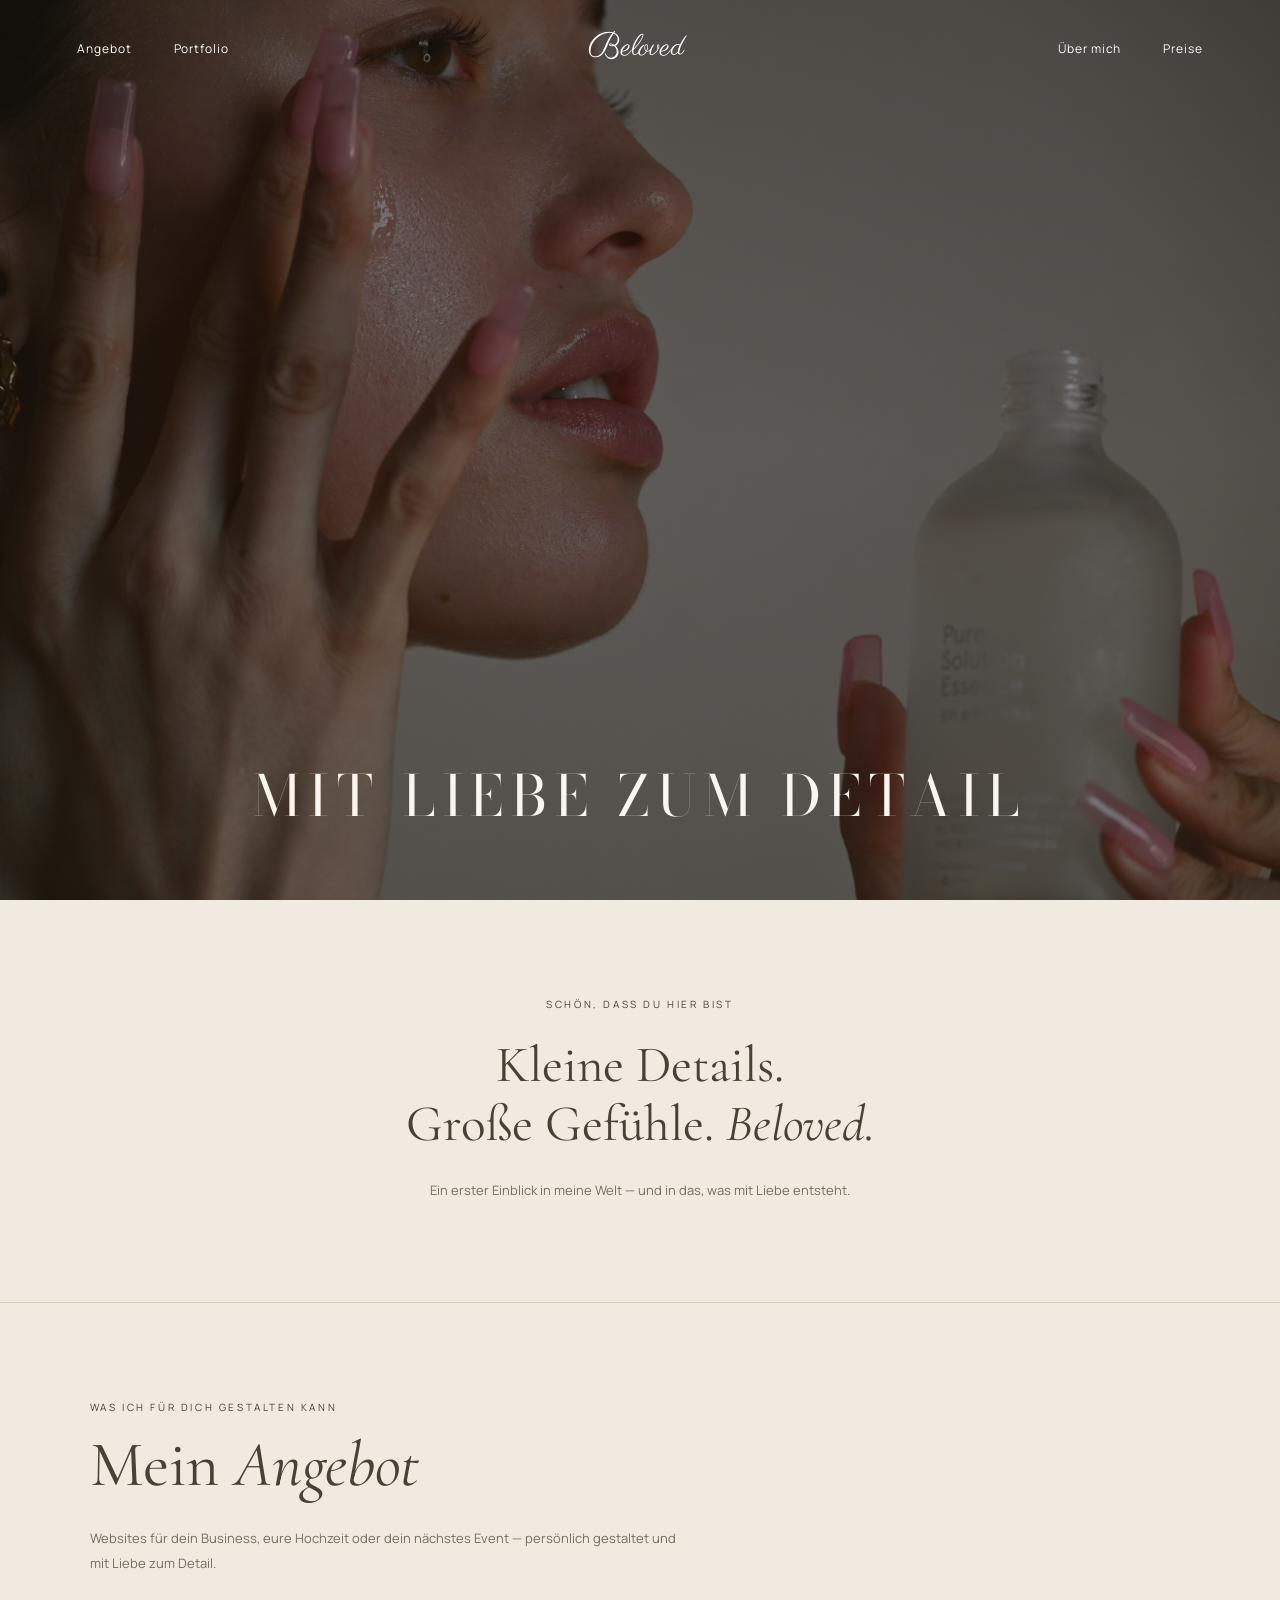
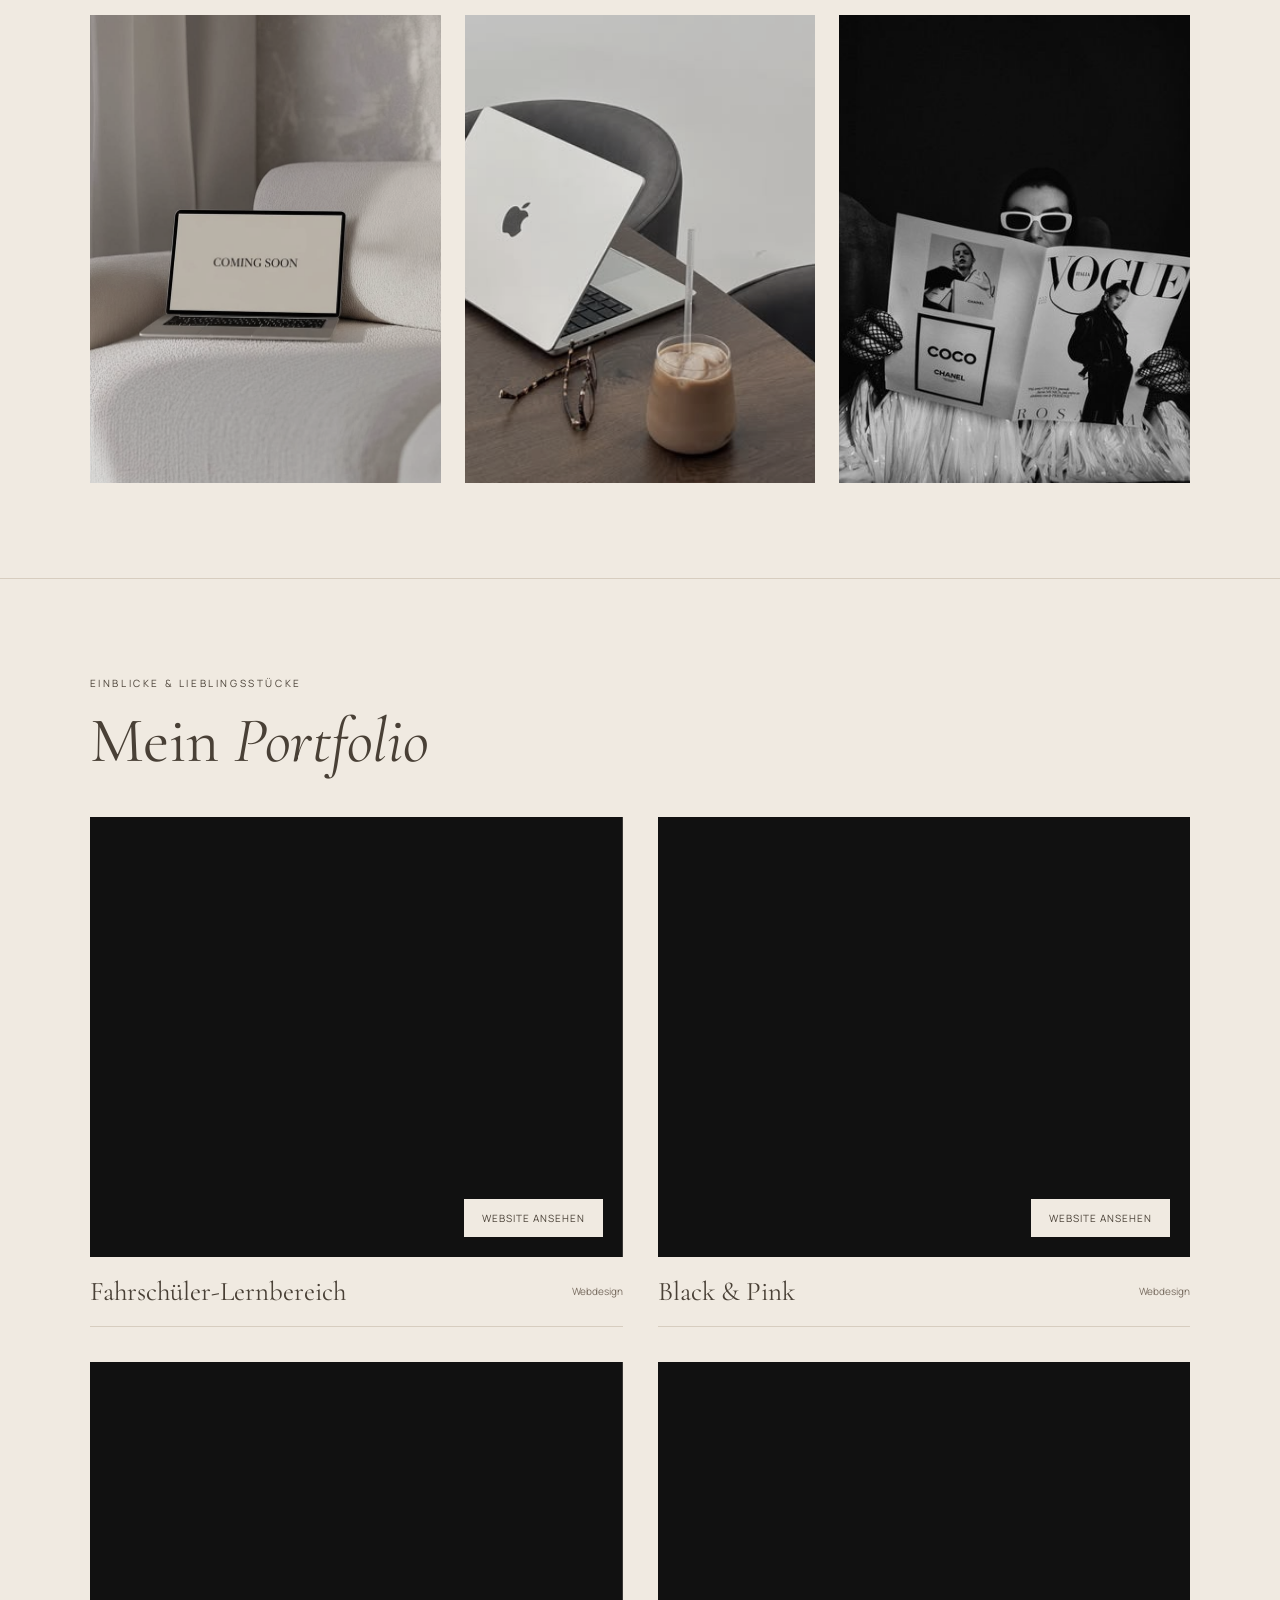
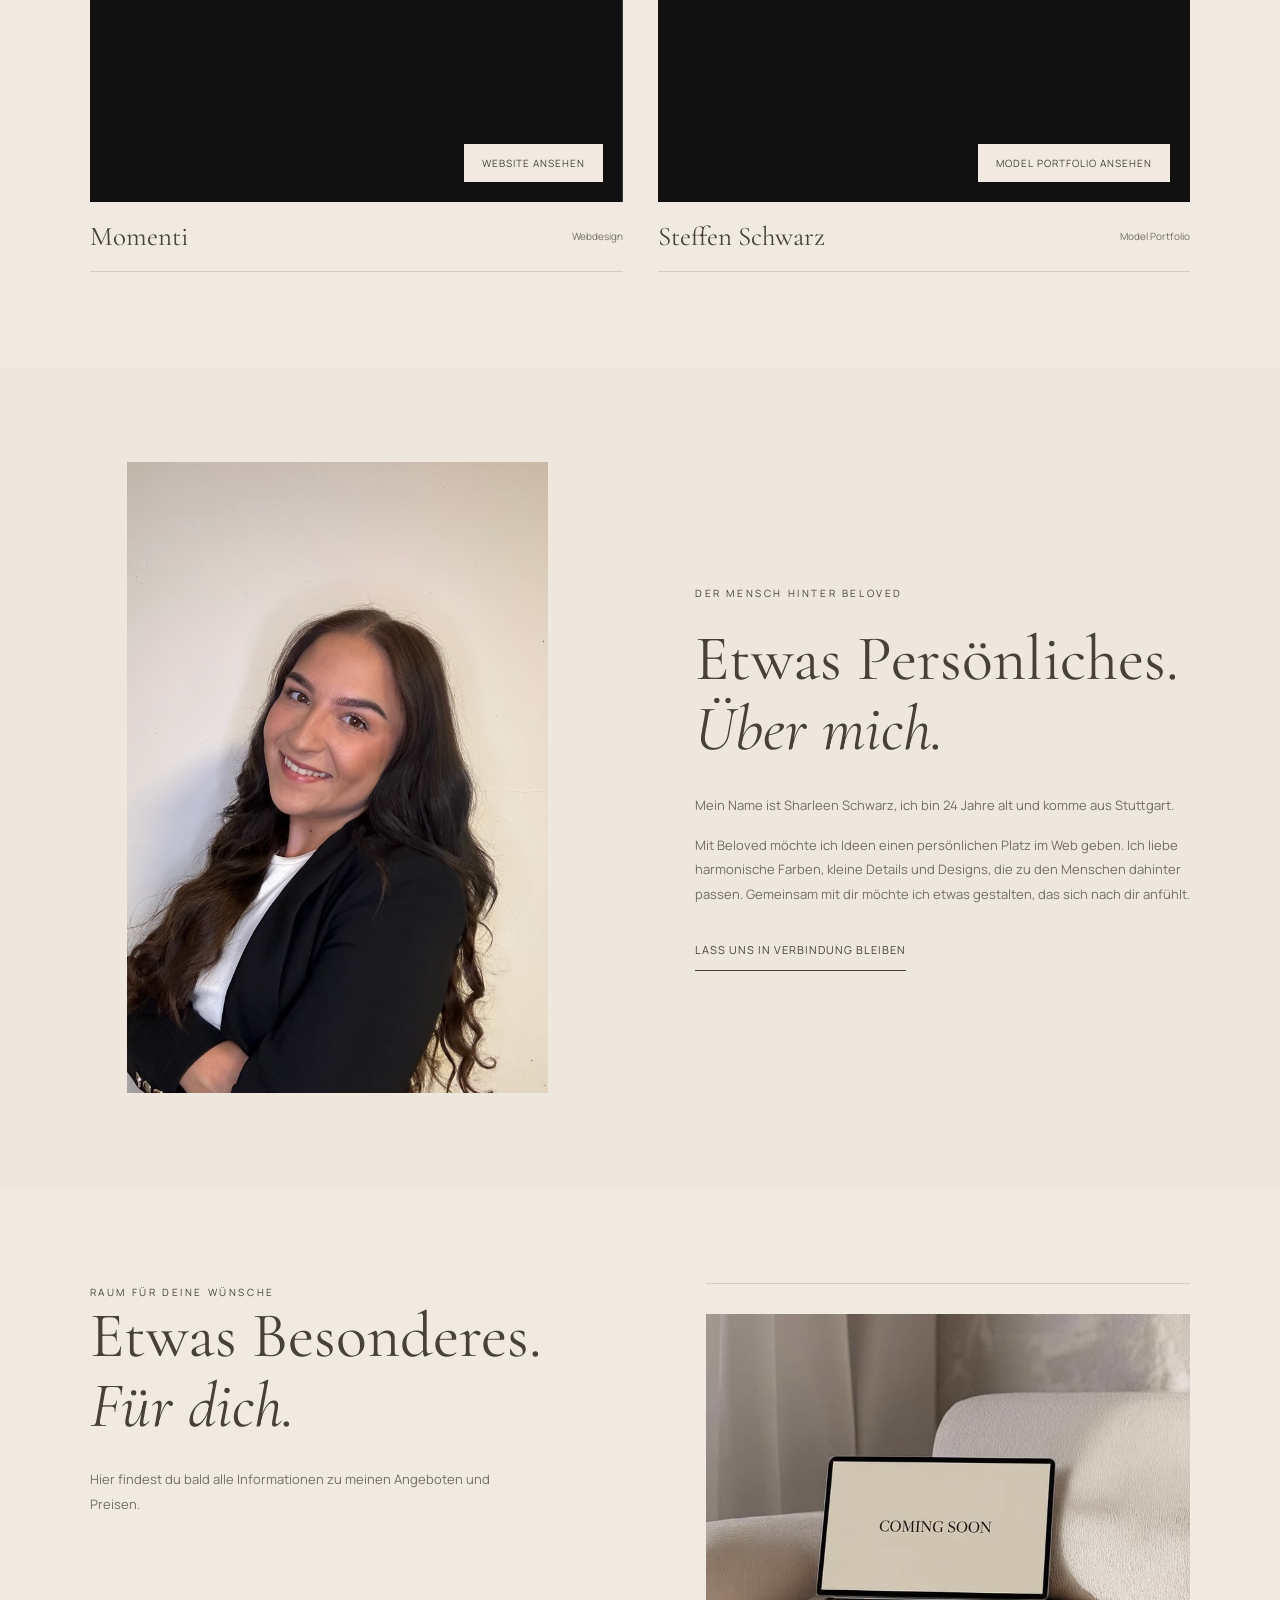
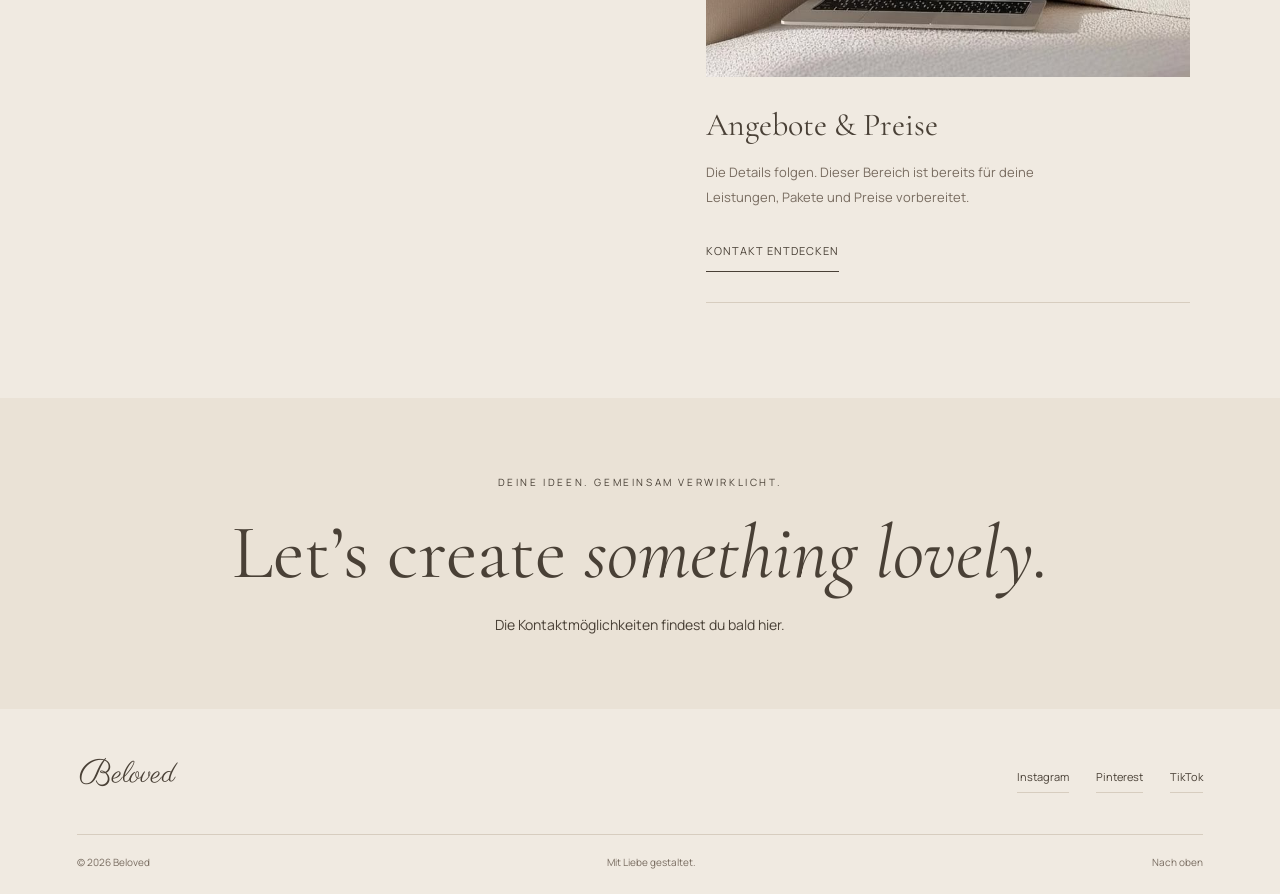
<file: index.html>
<!doctype html>
<html lang="de">
  <head>
    <meta charset="utf-8">
    <meta name="viewport" content="width=device-width,initial-scale=1">
    <title>Beloved — Mit Liebe zum Detail</title>
    <meta
      name="description"
      content="Beloved. Ein Ort für besondere Arbeiten, persönliche Geschichten und die Liebe zum Detail."
    >
    <link rel="preconnect" href="https://fonts.googleapis.com">
    <link rel="preconnect" href="https://fonts.gstatic.com" crossorigin>
    <link
      href="https://fonts.googleapis.com/css2?family=Bodoni+Moda:wght@400&family=Cormorant+Garamond:ital,wght@0,300;0,400;0,500;1,300;1,400&family=Parisienne&family=Manrope:wght@400;500;600&display=swap"
      rel="stylesheet"
    >
    <link rel="stylesheet" href="css/base.css">
    <link rel="stylesheet" href="css/logo.css">
    <link rel="stylesheet" href="css/header.css">
    <link rel="stylesheet" href="css/hero.css">
    <link rel="stylesheet" href="css/intro.css">
    <link rel="stylesheet" href="css/work.css">
    <link rel="stylesheet" href="css/offerings.css">
    <link rel="stylesheet" href="css/about.css">
    <link rel="stylesheet" href="css/prices.css">
    <link rel="stylesheet" href="css/contact.css">
    <link rel="stylesheet" href="css/footer.css">
    <link rel="stylesheet" href="css/dialog.css">
    <link rel="stylesheet" href="css/responsive.css">
  </head>
  <body>
    <header>
      <nav class="nav-left" aria-label="Angebot und Portfolio">
        <a href="#angebot">Angebot</a>
        <a href="#portfolio">Portfolio</a>
      </nav>
      <a class="logo" href="#" aria-label="Beloved Startseite">
        <span class="logo-initial" aria-hidden="true">B</span><span class="logo-word" aria-hidden="true">e<span class="logo-loved">loved</span></span>
      </a>
      <nav class="nav-right" aria-label="Über mich und Preise">
        <a href="#ueber-mich">Über mich</a>
        <a href="#preise">Preise</a>
      </nav>
    </header>
    <main>
      <section class="hero" aria-labelledby="hero-heading">
        <div class="hero-content">
          <h1 id="hero-heading">Mit Liebe zum Detail</h1>
        </div>
      </section>
      <section class="intro" id="willkommen">
        <div class="eyebrow">Schön, dass du hier bist</div>
        <h2>Kleine Details.<br>Große Gefühle. <em>Beloved.</em></h2>
        <p>Ein erster Einblick in meine Welt — und in das, was mit Liebe entsteht.</p>
      </section>
      <section class="section offerings" aria-labelledby="angebot-heading">
        <div class="section-title" id="angebot">
          <div>
            <div class="eyebrow">Was ich für dich gestalten kann</div>
            <h2 id="angebot-heading">Mein <em>Angebot</em></h2>
          </div>
        </div>
        <p class="offerings-intro">
          Websites für dein Business, eure Hochzeit oder dein nächstes Event — persönlich gestaltet und mit Liebe zum Detail.
        </p>
        <div class="offerings-grid">
          <a class="offering" href="#kontakt" aria-labelledby="offering-1-title">
            <img
              src="assets/images/%20.jpg"
              alt="Laptop auf einem hellen Sessel"
              loading="lazy"
              decoding="async"
            >
            <div class="offering-label">
              <h3 id="offering-1-title">Business-Websites</h3>
              <p>Für Selbstständige, Unternehmen und Marken.</p>
            </div>
          </a>
          <a class="offering" href="#kontakt" aria-labelledby="offering-2-title">
            <img
              src="assets/images/My%20photo%20%F0%9F%A4%8D%20Ig-%20danielle_levy.jpg"
              alt="Stimmungsvolles Motiv für individuelle Hochzeits-Websites"
              loading="lazy"
              decoding="async"
            >
            <div class="offering-label">
              <h3 id="offering-2-title">Hochzeits-Websites</h3>
              <p>Ein persönlicher Ort für euren besonderen Tag.</p>
            </div>
          </a>
          <a class="offering" href="#kontakt" aria-labelledby="offering-3-title">
            <img
              src="assets/images/%20-2.jpg"
              alt="Editorial-Motiv als Inspiration für Event-Websites"
              loading="lazy"
              decoding="async"
            >
            <div class="offering-label">
              <h3 id="offering-3-title">Event-Websites</h3>
              <p>Für Feiern, Veranstaltungen und besondere Begegnungen.</p>
            </div>
          </a>
        </div>
      </section>
      <section class="section">
        <div class="section-title" id="portfolio">
          <div>
            <div class="eyebrow">Einblicke & Lieblingsstücke</div>
            <h2>Mein <em>Portfolio</em></h2>
          </div>
        </div>
        <div class="works">
          <article class="work">
            <a
              class="project-link"
              href="https://sharleen-swrz.github.io/fahrschueler-lernbereich/"
              target="_blank"
              rel="noopener noreferrer"
              aria-label="Fahrschüler-Lernbereich – Website in einem neuen Tab öffnen"
            >
              <div class="image-slot website-preview">
                <iframe
                  src="https://sharleen-swrz.github.io/fahrschueler-lernbereich/"
                  title="Vorschau des Fahrschüler-Lernbereichs"
                  loading="lazy"
                  tabindex="-1"
                  aria-hidden="true"
                  referrerpolicy="no-referrer"
                  sandbox="allow-scripts allow-same-origin"
                >
                </iframe>
                <span class="preview-label">Website ansehen</span>
              </div>
              <div class="caption">
                <h3>Fahrschüler-Lernbereich</h3>
                <span>Webdesign</span>
              </div>
            </a>
          </article>
          <article class="work">
            <a
              class="project-link"
              href="https://sharleen-swrz.github.io/blackandpink/#galerie"
              target="_blank"
              rel="noopener noreferrer"
              aria-label="Black & Pink – Website in einem neuen Tab öffnen"
            >
              <div class="image-slot website-preview">
                <iframe
                  src="https://sharleen-swrz.github.io/blackandpink/#galerie"
                  title="Vorschau der Black & Pink Website"
                  loading="lazy"
                  tabindex="-1"
                  aria-hidden="true"
                  referrerpolicy="no-referrer"
                  sandbox="allow-scripts allow-same-origin"
                >
                </iframe>
                <span class="preview-label">Website ansehen</span>
              </div>
              <div class="caption">
                <h3>Black & Pink</h3>
                <span>Webdesign</span>
              </div>
            </a>
          </article>
          <article class="work">
            <a
              class="project-link"
              href="https://sharleen-swrz.github.io/momenti/index.html"
              target="_blank"
              rel="noopener noreferrer"
              aria-label="Momenti – Website in einem neuen Tab öffnen"
            >
              <div class="image-slot website-preview">
                <iframe
                  src="https://sharleen-swrz.github.io/momenti/index.html"
                  title="Vorschau der Momenti Website"
                  loading="lazy"
                  tabindex="-1"
                  aria-hidden="true"
                  referrerpolicy="no-referrer"
                  sandbox="allow-scripts allow-same-origin"
                >
                </iframe>
                <span class="preview-label">Website ansehen</span>
              </div>
              <div class="caption">
                <h3>Momenti</h3>
                <span>Webdesign</span>
              </div>
            </a>
          </article>
          <article class="work">
            <a
              class="project-link"
              href="https://sharleen-swrz.github.io/steffenschwarz/"
              target="_blank"
              rel="noopener noreferrer"
              aria-label="Steffen Schwarz – Model Portfolio in einem neuen Tab öffnen"
            >
              <div class="image-slot website-preview">
                <iframe
                  src="https://sharleen-swrz.github.io/steffenschwarz/"
                  title="Vorschau des Model Portfolios von Steffen Schwarz"
                  loading="lazy"
                  tabindex="-1"
                  aria-hidden="true"
                  referrerpolicy="no-referrer"
                  sandbox="allow-scripts allow-same-origin"
                >
                </iframe>
                <span class="preview-label">Model Portfolio ansehen</span>
              </div>
              <div class="caption">
                <h3>Steffen Schwarz</h3>
                <span>Model Portfolio</span>
              </div>
            </a>
          </article>
        </div>
      </section>
      <section class="section about">
        <div class="image-slot">
          <img
            src="assets/images/D8609957-64AE-4EA3-B40F-EB6DBC2C1F4A_1_105_c.jpeg"
                alt="Porträt von Sharleen Schwarz"
            width="768"
            height="1024"
            loading="lazy"
            decoding="async"
          >
        </div>
        <div class="copy" id="ueber-mich">
          <div class="eyebrow">Der Mensch hinter Beloved</div>
          <h2>Etwas Persönliches.<br><em>Über mich.</em></h2>
          <p>
            Mein Name ist Sharleen Schwarz, ich bin 24 Jahre alt und komme aus Stuttgart.
          </p>
          <p>Mit Beloved möchte ich Ideen einen persönlichen Platz im Web geben. Ich liebe harmonische Farben, kleine Details und Designs, die zu den Menschen dahinter passen. Gemeinsam mit dir möchte ich etwas gestalten, das sich nach dir anfühlt.</p>
          <a class="link" href="#kontakt">LASS UNS IN VERBINDUNG BLEIBEN</a>
        </div>
      </section>
      <section class="section prices">
        <div id="preise">
          <div class="eyebrow">Raum für deine Wünsche</div>
          <h2>Etwas Besonderes.<br><em>Für dich.</em></h2>
          <p>Hier findest du bald alle Informationen zu meinen Angeboten und Preisen.</p>
        </div>
        <div class="price-note">
          <img
            class="prices-image"
            src="assets/images/%20.jpg"
            alt="Laptop mit Coming-soon-Schriftzug auf einem beigen Sessel"
            loading="lazy"
            decoding="async"
          >
          <h3>Angebote & Preise</h3>
          <p>
            Die Details folgen. Dieser Bereich ist bereits für deine Leistungen, Pakete und Preise vorbereitet.
          </p>
          <a class="link" href="#kontakt">KONTAKT ENTDECKEN</a>
        </div>
      </section>
      <section class="contact">
        <div class="eyebrow" id="kontakt">Deine Ideen. Gemeinsam verwirklicht.</div>
        <h2>Let’s create <em>something lovely.</em></h2>
        <p>Die Kontaktmöglichkeiten findest du bald hier.</p>
      </section>
    </main>
    <footer>
      <div class="footer-top">
        <a href="#" class="logo" aria-label="Beloved Startseite">
          <span class="logo-initial" aria-hidden="true">B</span><span class="logo-word" aria-hidden="true">e<span class="logo-loved">loved</span></span>
        </a>
        <div class="socials" aria-label="Social Media — Profile folgen">
          <button type="button" data-social="Instagram">Instagram</button>
          <button type="button" data-social="Pinterest">Pinterest</button>
          <button type="button" data-social="TikTok">TikTok</button>
        </div>
      </div>
      <div class="footer-bottom">
        <span>© <span id="year">2026</span> Beloved</span><span>Mit Liebe gestaltet.</span><a href="#">Nach oben</a>
      </div>
    </footer>
    <dialog id="social-dialog">
      <h3>Bald verbunden.</h3>
      <p id="social-message"></p>
      <button type="button" id="close-dialog">Schließen</button>
    </dialog>
    <script src="js/main.js" defer></script>
  </body>
</html>
</file>
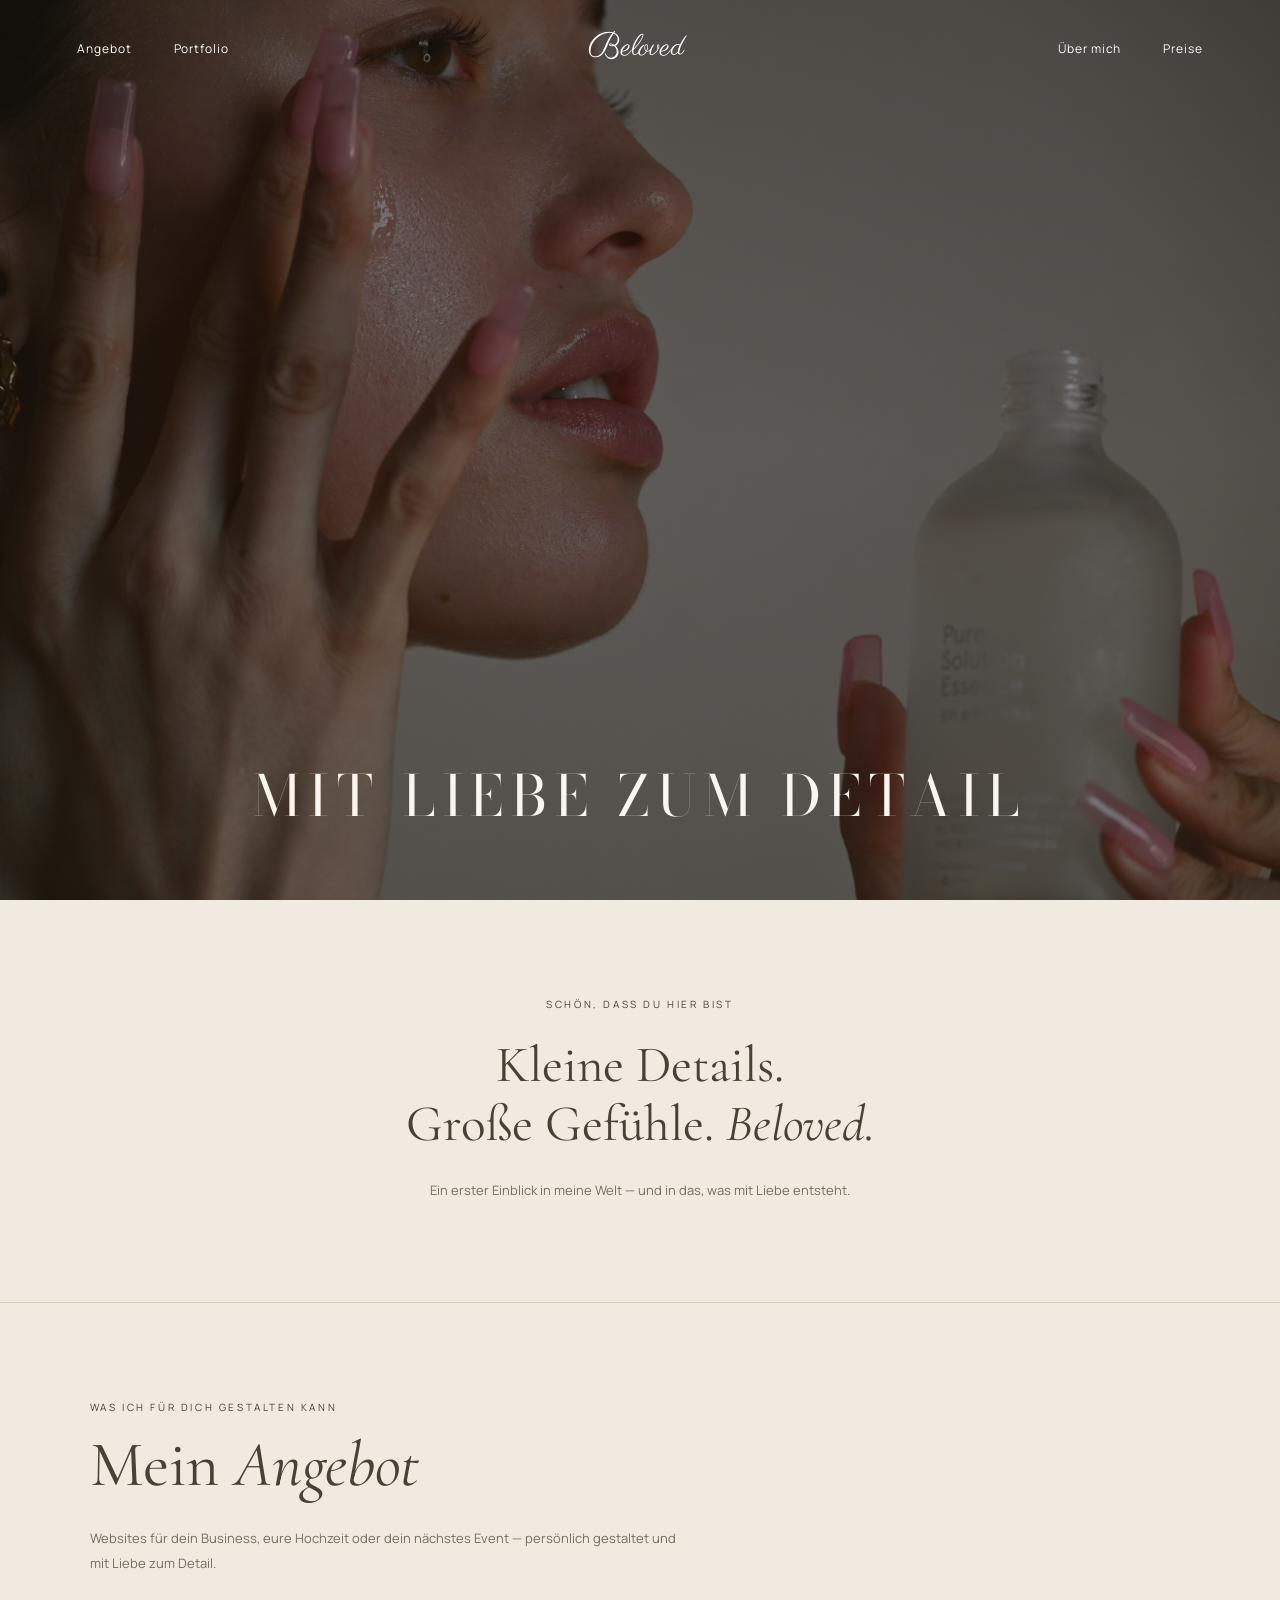
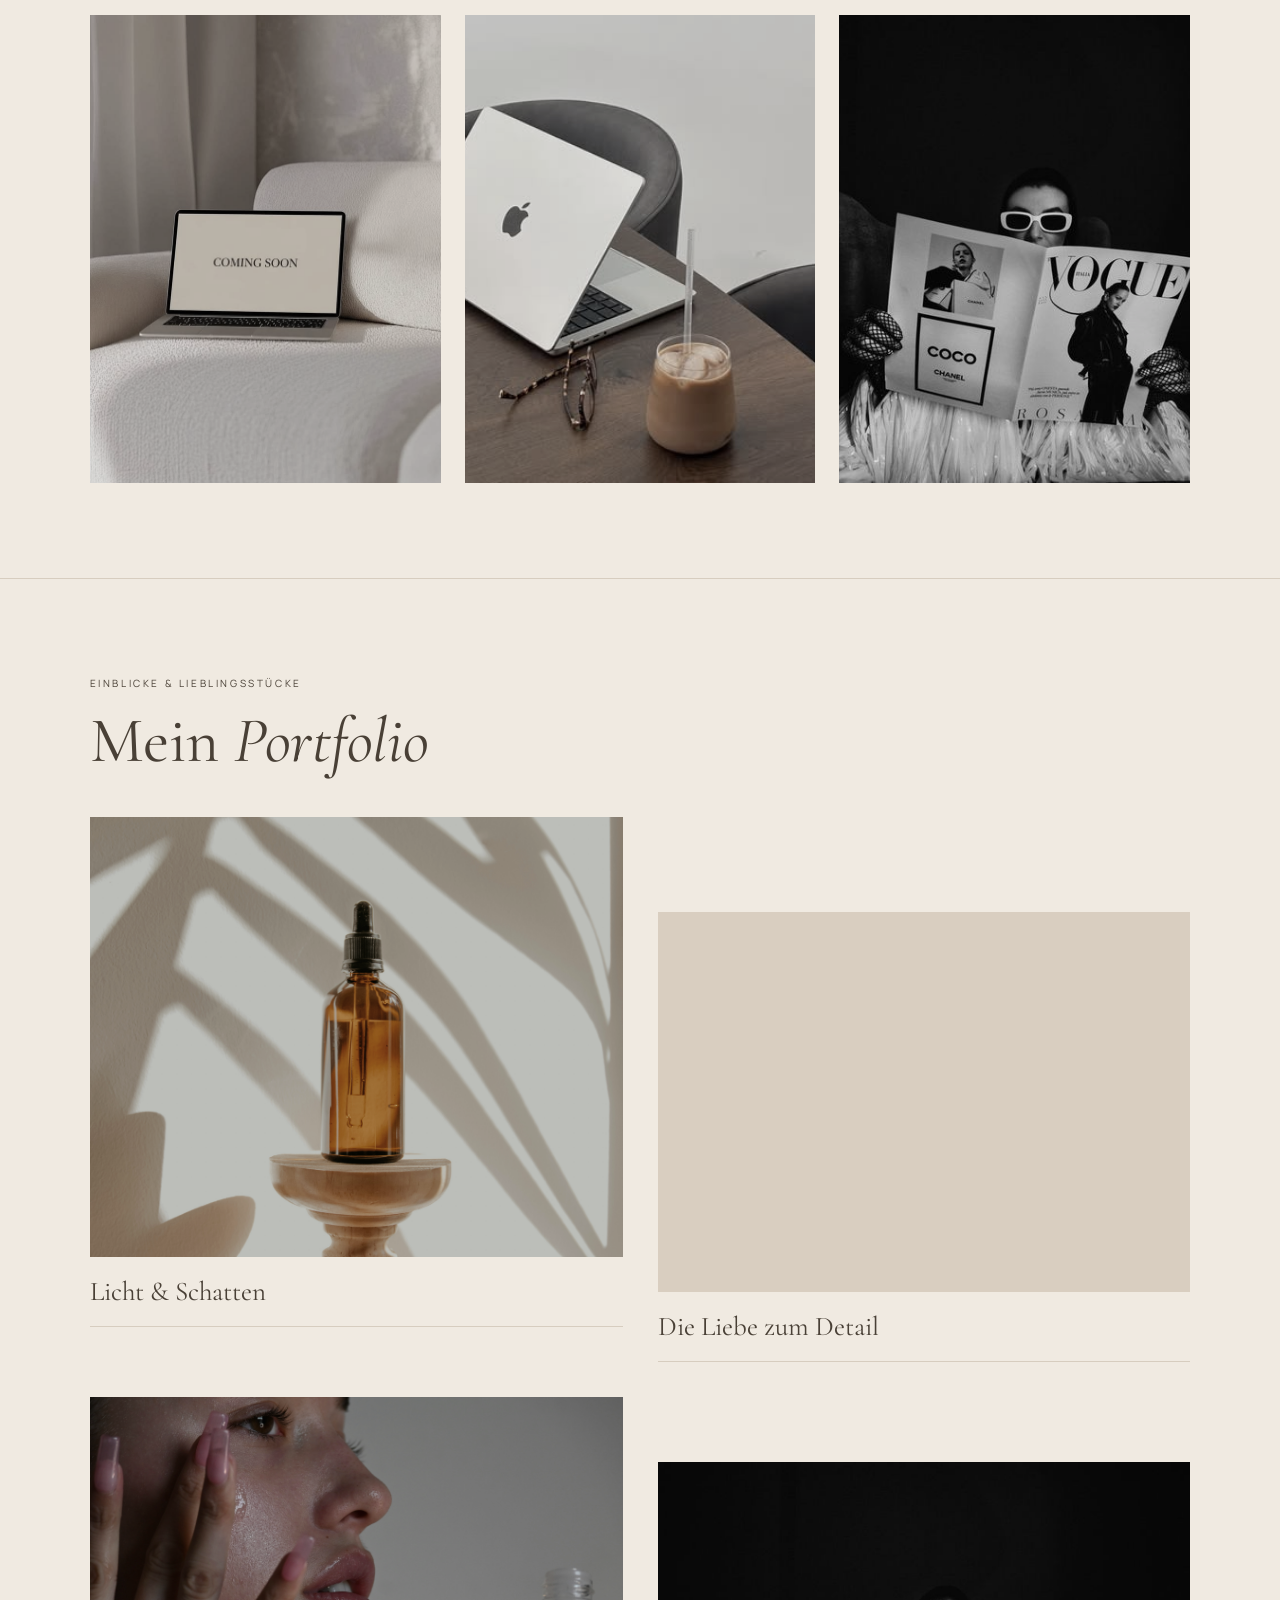
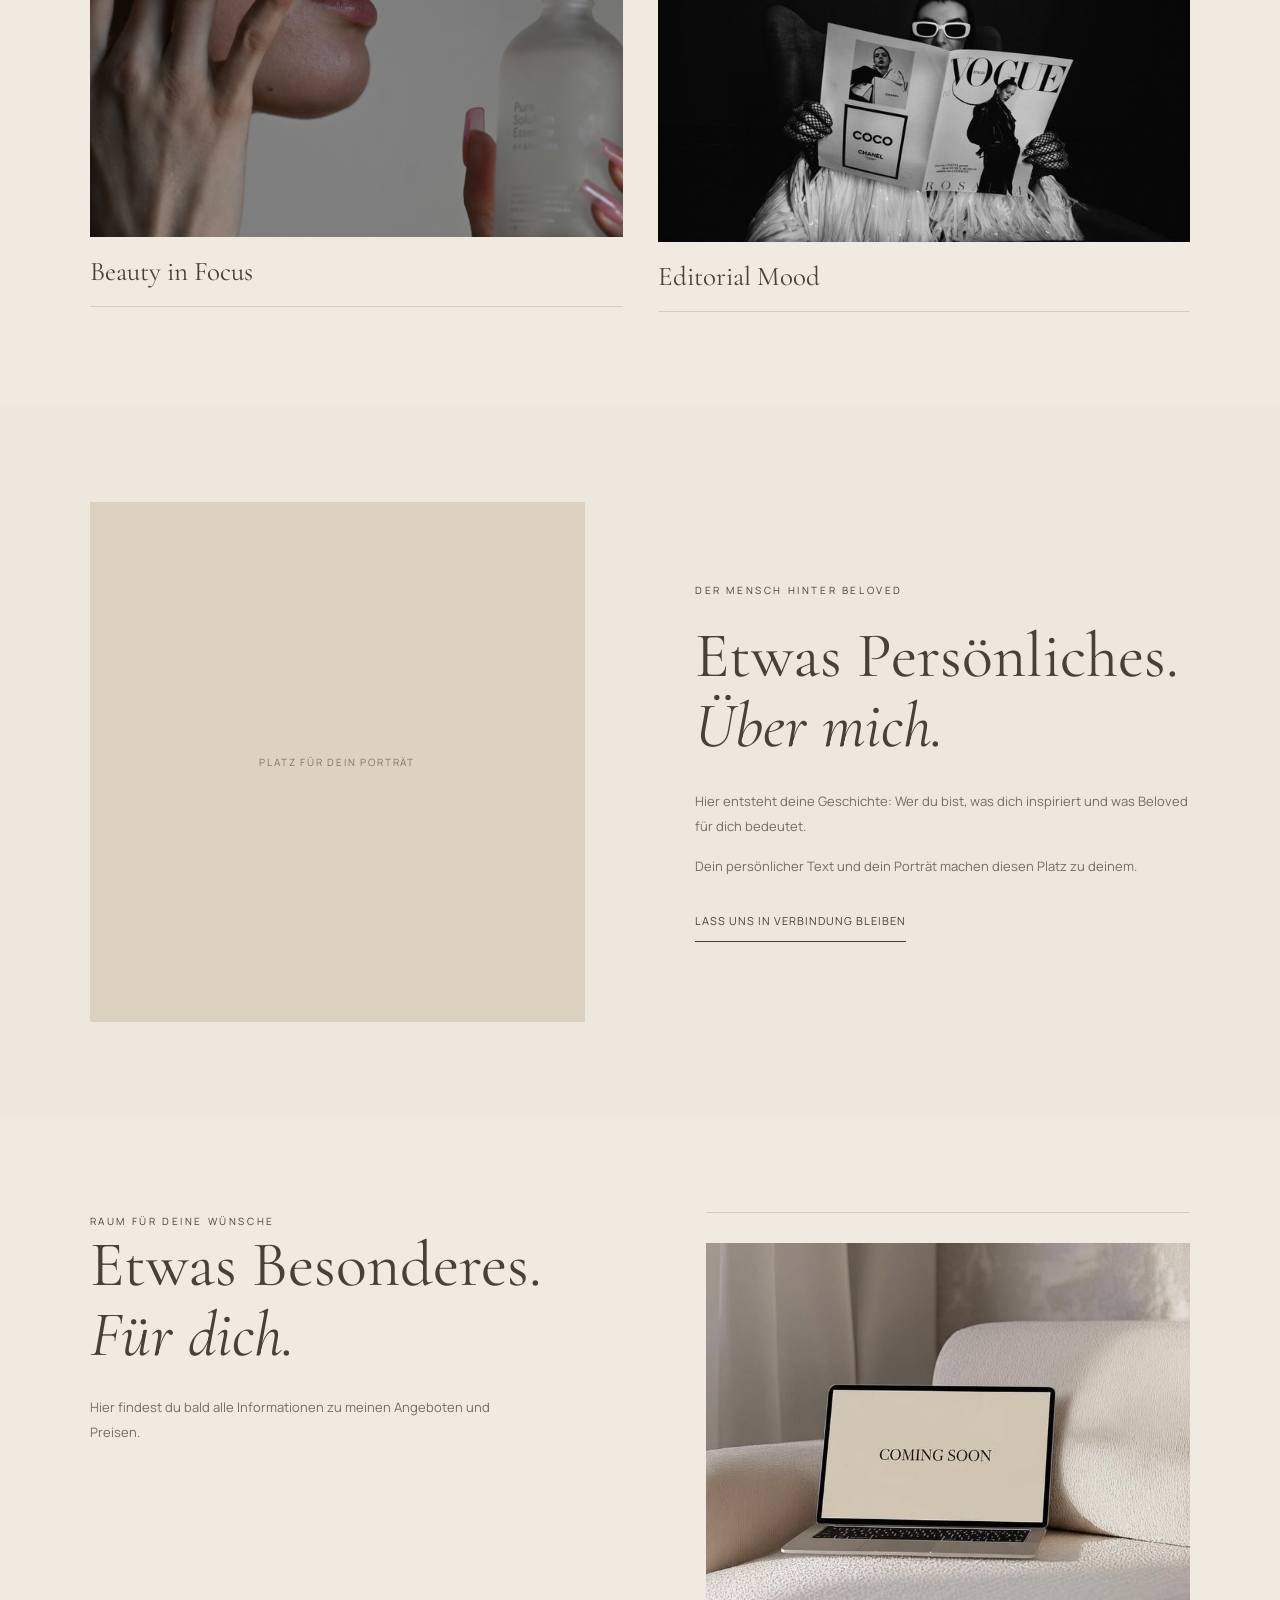
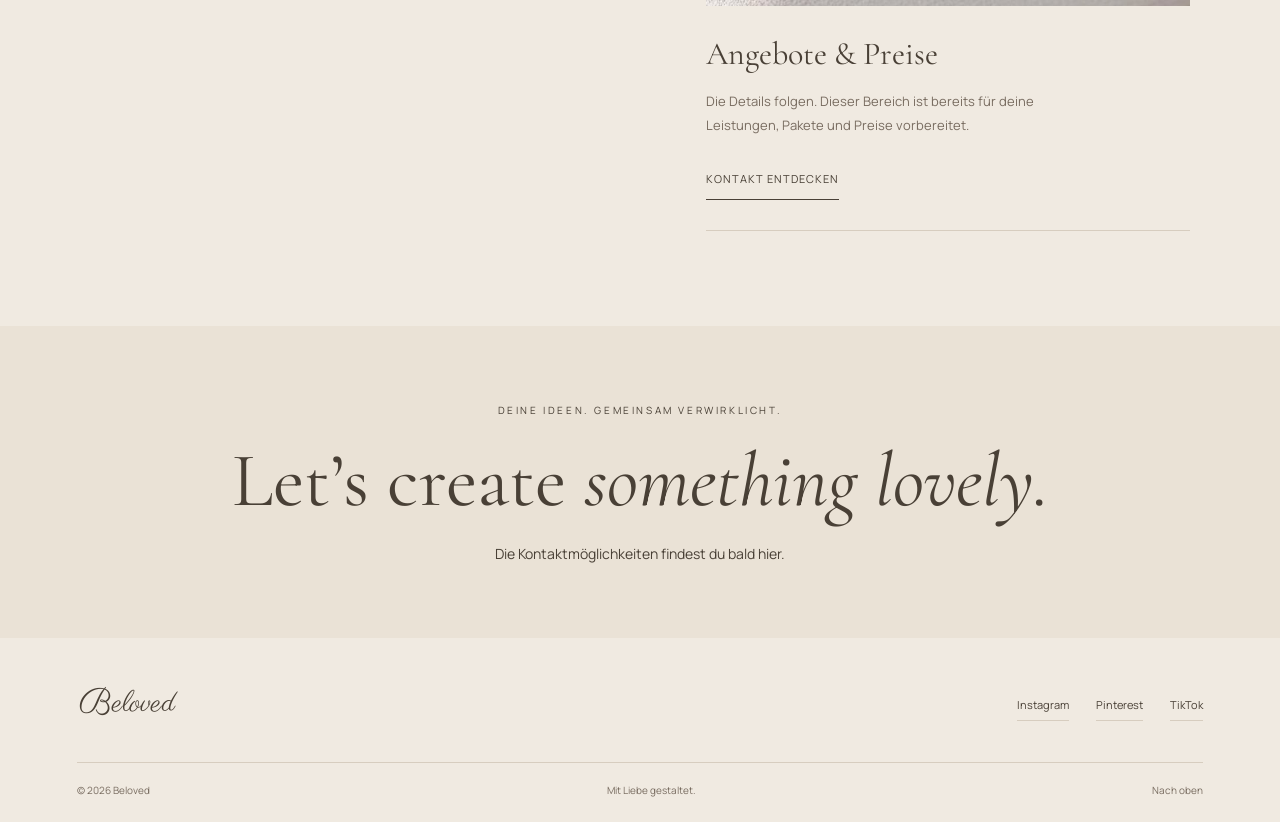
<file: beloved-studio/index.html>
<!doctype html>
<html lang="de">
<head>
<meta charset="utf-8"><meta name="viewport" content="width=device-width,initial-scale=1">
<title>Beloved — Mit Liebe zum Detail</title>
<meta name="description" content="Beloved. Ein Ort für besondere Arbeiten, persönliche Geschichten und die Liebe zum Detail.">
<link rel="preconnect" href="https://fonts.googleapis.com"><link rel="preconnect" href="https://fonts.gstatic.com" crossorigin>
<link href="https://fonts.googleapis.com/css2?family=Bodoni+Moda:wght@400&family=Cormorant+Garamond:ital,wght@0,300;0,400;0,500;1,300;1,400&family=Parisienne&family=Manrope:wght@400;500;600&display=swap" rel="stylesheet">
<link rel="stylesheet" href="css/base.css">
<link rel="stylesheet" href="css/logo.css">
<link rel="stylesheet" href="css/header.css">
<link rel="stylesheet" href="css/hero.css">
<link rel="stylesheet" href="css/intro.css">
<link rel="stylesheet" href="css/work.css">
<link rel="stylesheet" href="css/offerings.css">
<link rel="stylesheet" href="css/about.css">
<link rel="stylesheet" href="css/prices.css">
<link rel="stylesheet" href="css/contact.css">
<link rel="stylesheet" href="css/footer.css">
<link rel="stylesheet" href="css/dialog.css">
<link rel="stylesheet" href="css/responsive.css">
</head>
<body>
<header><nav class="nav-left" aria-label="Angebot und Portfolio"><a href="#angebot">Angebot</a><a href="#portfolio">Portfolio</a></nav><a class="logo" href="#" aria-label="Beloved Startseite"><span class="logo-initial" aria-hidden="true">B</span><span class="logo-word" aria-hidden="true">e<span class="logo-loved">loved</span></span></a><nav class="nav-right" aria-label="Über mich und Preise"><a href="#ueber-mich">Über mich</a><a href="#preise">Preise</a></nav></header>
<main>
<section class="hero" aria-labelledby="hero-heading"><div class="hero-content"><h1 id="hero-heading">Mit Liebe zum Detail</h1></div></section>
<section class="intro" id="willkommen"><div class="eyebrow">Schön, dass du hier bist</div><h2>Kleine Details.<br>Große Gefühle. <em>Beloved.</em></h2><p>Ein erster Einblick in meine Welt — und in das, was mit Liebe entsteht.</p></section>
<section class="section offerings" aria-labelledby="angebot-heading"><div class="section-title" id="angebot"><div><div class="eyebrow">Was ich für dich gestalten kann</div><h2 id="angebot-heading">Mein <em>Angebot</em></h2></div></div><p class="offerings-intro">Websites für dein Business, eure Hochzeit oder dein nächstes Event — persönlich gestaltet und mit Liebe zum Detail.</p><div class="offerings-grid"><a class="offering" href="#kontakt" aria-labelledby="offering-1-title"><img src="assets/images/%20.jpg" alt="Laptop auf einem hellen Sessel" loading="lazy" decoding="async"><div class="offering-label"><h3 id="offering-1-title">Business-Websites</h3><p>Für Selbstständige, Unternehmen und Marken.</p></div></a><a class="offering" href="#kontakt" aria-labelledby="offering-2-title"><img src="assets/images/My%20photo%20%F0%9F%A4%8D%20Ig-%20danielle_levy.jpg" alt="Stimmungsvolles Motiv für individuelle Hochzeits-Websites" loading="lazy" decoding="async"><div class="offering-label"><h3 id="offering-2-title">Hochzeits-Websites</h3><p>Ein persönlicher Ort für euren besonderen Tag.</p></div></a><a class="offering" href="#kontakt" aria-labelledby="offering-3-title"><img src="assets/images/%20-2.jpg" alt="Editorial-Motiv als Inspiration für Event-Websites" loading="lazy" decoding="async"><div class="offering-label"><h3 id="offering-3-title">Event-Websites</h3><p>Für Feiern, Veranstaltungen und besondere Begegnungen.</p></div></a></div></section>
<section class="section"><div class="section-title" id="portfolio"><div><div class="eyebrow">Einblicke & Lieblingsstücke</div><h2>Mein <em>Portfolio</em></h2></div></div><div class="works"><article class="work"><div class="image-slot"><img src="assets/images/kadarius-seegars-Mxy5gokl8mE-unsplash.jpg" alt="Braune Pipettenflasche im warmen Sonnenlicht" loading="lazy" decoding="async"></div><div class="caption"><h3>Licht & Schatten</h3></div></article><article class="work"><div class="image-slot"><img src="assets/images/kelsey-curtis-kD9qprR6HBI-unsplash.jpg" alt="Weiße Cremetextur auf beigem Hintergrund" loading="lazy" decoding="async"></div><div class="caption"><h3>Die Liebe zum Detail</h3></div></article><article class="work"><div class="image-slot"><img src="assets/images/laura-jaeger-7LAbLSKbkaQ-unsplash.jpg" alt="Beauty-Aufnahme mit Serum und glänzender Haut" loading="lazy" decoding="async"></div><div class="caption"><h3>Beauty in Focus</h3></div></article><article class="work"><div class="image-slot"><img src="assets/images/%20-2.jpg" alt="Schwarz-weißes Fashion-Motiv mit Sonnenbrille und Modemagazin" loading="lazy" decoding="async"></div><div class="caption"><h3>Editorial Mood</h3></div></article></div></section>
<section class="section about"><div class="image-slot" role="img" aria-label="Platzhalter für dein Porträt"><span>Platz für dein Porträt</span></div><div class="copy" id="ueber-mich"><div class="eyebrow">Der Mensch hinter Beloved</div><h2>Etwas Persönliches.<br><em>Über mich.</em></h2><p>Hier entsteht deine Geschichte: Wer du bist, was dich inspiriert und was Beloved für dich bedeutet.</p><p>Dein persönlicher Text und dein Porträt machen diesen Platz zu deinem.</p><a class="link" href="#kontakt">LASS UNS IN VERBINDUNG BLEIBEN</a></div></section>
<section class="section prices"><div id="preise"><div class="eyebrow">Raum für deine Wünsche</div><h2>Etwas Besonderes.<br><em>Für dich.</em></h2><p>Hier findest du bald alle Informationen zu meinen Angeboten und Preisen.</p></div><div class="price-note"><img class="prices-image" src="assets/images/%20.jpg" alt="Laptop mit Coming-soon-Schriftzug auf einem beigen Sessel" loading="lazy" decoding="async"><h3>Angebote & Preise</h3><p>Die Details folgen. Dieser Bereich ist bereits für deine Leistungen, Pakete und Preise vorbereitet.</p><a class="link" href="#kontakt">KONTAKT ENTDECKEN</a></div></section>
<section class="contact"><div class="eyebrow" id="kontakt">Deine Ideen. Gemeinsam verwirklicht.</div><h2>Let’s create <em>something lovely.</em></h2><p>Die Kontaktmöglichkeiten findest du bald hier.</p></section>
</main>
<footer><div class="footer-top"><a href="#" class="logo" aria-label="Beloved Startseite"><span class="logo-initial" aria-hidden="true">B</span><span class="logo-word" aria-hidden="true">e<span class="logo-loved">loved</span></span></a><div class="socials" aria-label="Social Media — Profile folgen"><button type="button" data-social="Instagram">Instagram</button><button type="button" data-social="Pinterest">Pinterest</button><button type="button" data-social="TikTok">TikTok</button></div></div><div class="footer-bottom"><span>© <span id="year">2026</span> Beloved</span><span>Mit Liebe gestaltet.</span><a href="#">Nach oben</a></div></footer>
<dialog id="social-dialog"><h3>Bald verbunden.</h3><p id="social-message"></p><button type="button" id="close-dialog">Schließen</button></dialog>
<script src="js/main.js" defer></script>
</body>
</html>
</file>
<file: css/base.css>
:root {
  --paper: #f0eae1;
  --ink: #494036;
  --muted: #786c60;
  --line: #d7cdbf
}

* {
  box-sizing: border-box
}

html {
  scroll-behavior: smooth;
  scroll-padding-top: 16px
}

body {
  margin: 0;
  background: var(--paper);
  color: var(--ink);
  font-family: Manrope,Arial,sans-serif;
  font-size: 14px
}

a {
  color: inherit;
  text-decoration: none
}

a:focus-visible,button:focus-visible {
  outline: 2px solid currentColor;
  outline-offset: 7px
}
</file>
<file: css/logo.css>
/* A calligraphic wordmark with an expressive capital flourish. */ .logo {
  display: inline-flex;
  align-items: baseline;
  flex-shrink: 0;
  color: inherit;
  white-space: nowrap;
  font-size: 30px;
  font-weight: 300;
  line-height: 1;
  padding: 4px 8px 8px 0;
  transform: scaleX(.96);
  transform-origin: center center;
}

.logo-initial {
  position: relative;
  z-index: 1;
  font-family: 'Parisienne','Segoe Script',cursive;
  font-style: normal;
  font-size: 1.16em;
  font-weight: 400;
  margin-right: -.025em;
  transform: translateY(.025em);
}

.logo-word {
  font-family: 'Parisienne','Segoe Script',cursive;
  font-weight: 400;
  letter-spacing: .005em;
}

.logo-loved {
  margin-left: 0;
  font-style: normal;
}
</file>
<file: css/header.css>
header {
  position: absolute;
  top: 0;
  left: 0;
  width: 100%;
  z-index: 2;
  padding: 26px 6%;
  display: grid;
  grid-template-columns: minmax(0,1fr) auto minmax(0,1fr);
  column-gap: 24px;
  align-items: center;
  color: white;
  background: transparent;
}

header.is-scrolled {
  position: fixed;
  padding-top: 16px;
  padding-bottom: 16px;
  background: rgba(240,234,225,.86);
  color: var(--ink);
}

header.is-returning-top {
  transition: background-color .35s ease,color .35s ease,padding .35s ease;
}

@media(prefers-reduced-motion:reduce) {
  header {
    transition: none;
  }
}

nav {
  display: flex;
  gap: 42px
}

nav a {
  position: relative;
  font-size: 12px;
  letter-spacing: .08em;
  line-height: 1.4;
  padding: 10px 0;
}

nav a::after {
  content: '';
  position: absolute;
  left: 0;
  right: 0;
  bottom: 7px;
  height: 1px;
  background: currentColor;
  transform: scaleX(0);
  transform-origin: left center;
  transition: transform .3s ease;
}

nav a:hover::after, nav a:focus-visible::after {
  transform: scaleX(1);
}

header .logo {
  justify-self: center;
}

.nav-left {
  justify-self: start;
}

.nav-right {
  justify-self: end;
}
</file>
<file: css/hero.css>
.hero {
  width: 100%;
  min-height: 100vh;
  min-height: 100svh;
  position: relative;
  background-color: #b6a48d;
  background-image: linear-gradient(180deg,rgba(37,29,21,.50),rgba(37,29,21,.43) 50%,rgba(37,29,21,.52)),url("../assets/images/laura-jaeger-7LAbLSKbkaQ-unsplash.jpg");
  background-size: cover;
  background-position: center;
  background-repeat: no-repeat;
  color: #faf6ef;
  display: flex;
  align-items: flex-end;
  justify-content: center;
  text-align: center;
  overflow: hidden
}

.hero-content {
  position: relative;
  width: 100%;
  padding: 0 4vw max(48px,8svh)
}

.eyebrow {
  text-transform: uppercase;
  font-size: 10px;
  letter-spacing: .26em;
  line-height: 1.8
}

h1,h2,h3,p {
  margin: 0
}

h1,h2,h3 {
  font-family: 'Cormorant Garamond',Georgia,serif;
  font-weight: 400
}

h1 {
  font-family: 'Bodoni Moda',Didot,'Times New Roman',serif;
  font-size: clamp(14px,4.4vw,76px);
  font-weight: 400;
  text-transform: uppercase;
  white-space: nowrap;
  line-height: 1.12;
  letter-spacing: .14em;
  margin: 0
}

h1 em,h2 em {
  font-weight: 400
}

h1 em {
  display: block
}

.link {
  display: inline-flex;
  align-items: center;
  gap: 34px;
  border-bottom: 1px solid currentColor;
  padding: 13px 0;
  font-size: 11px;
  letter-spacing: .09em
}
</file>
<file: css/intro.css>
.intro {
  text-align: center;
  padding: 95px 22px 100px;
  border-bottom: 1px solid var(--line)
}

.intro h2 {
  font-size: clamp(36px,4vw,57px);
  max-width: 760px;
  margin: 23px auto;
  line-height: 1.16
}

.intro p,.copy p {
  color: var(--muted);
  line-height: 1.9;
  font-size: 13px
}
</file>
<file: css/work.css>
.section {
  padding: 95px 7%
}

.section-title {
  display: flex;
  align-items: end;
  justify-content: space-between;
  margin-bottom: 40px
}

h2 {
  font-size: clamp(44px,5vw,68px);
  line-height: 1.1
}

.section-title .eyebrow {
  margin-bottom: 14px
}

.works {
  display: grid;
  grid-template-columns: 1fr 1fr;
  gap: 35px
}

.image-slot {
  position: relative;
  display: flex;
  align-items: center;
  justify-content: center;
  background: #e5dcd0;
  min-height: 440px;
  overflow: hidden
}

.image-slot span {
  font-size: 10px;
  text-transform: uppercase;
  letter-spacing: .18em;
  color: #817461;
  position: relative
}

.caption {
  display: flex;
  justify-content: space-between;
  align-items: center;
  padding: 18px 0;
  border-bottom: 1px solid var(--line)
}

.caption h3 {
  font-size: 27px
}

.caption span {
  font-size: 10px;
  color: var(--muted)
}

.image-slot img {
  position: absolute;
  inset: 0;
  width: 100%;
  height: 100%;
  object-fit: cover;
  filter: saturate(.72) brightness(.94);
}

.project-link {
  display: block;
}

.website-preview iframe {
  position: absolute;
  top: 0;
  left: 0;
  width: 250%;
  height: 250%;
  border: 0;
  transform: scale(.4);
  transform-origin: top left;
  pointer-events: none;
  background: #111;
}

.website-preview .preview-label {
  position: absolute;
  right: 20px;
  bottom: 20px;
  padding: 12px 18px;
  color: var(--ink);
  background: var(--paper);
  font-size: 10px;
  letter-spacing: .1em;
  pointer-events: none;
}

.project-link:hover .preview-label, .project-link:focus-visible .preview-label {
  background: #fffaf3;
}
</file>
<file: css/offerings.css>
.offerings {
  border-bottom: 1px solid var(--line);
}

.offerings-intro {
  max-width: 600px;
  margin: -15px 0 40px;
  color: var(--muted);
  line-height: 1.9;
  font-size: 13px;
}

.offerings-grid {
  display: grid;
  grid-template-columns: repeat(3,minmax(0,1fr));
  gap: 24px;
}

.offering {
  position: relative;
  display: block;
  aspect-ratio: 3 / 4;
  overflow: hidden;
  color: #faf6ef;
  background: #b6a48d;
}

.offering img {
  display: block;
  width: 100%;
  height: 100%;
  object-fit: cover;
  filter: saturate(.65) brightness(.9);
  transition: transform .6s ease;
}

.offering::after {
  content: '';
  position: absolute;
  inset: 0;
  background: linear-gradient(transparent,rgba(37,29,21,.8));
  opacity: 0;
  transition: opacity .35s ease;
}

.offering-label {
  position: absolute;
  z-index: 1;
  left: 25px;
  right: 25px;
  bottom: 30px;
  opacity: 0;
  transform: translateY(14px);
  transition: opacity .35s ease,transform .35s ease;
}

.offering-label h3 {
  font-size: clamp(25px,2.8vw,40px);
  line-height: 1.1;
  margin: 12px 0;
}

.offering-label p {
  font-size: 12px;
  line-height: 1.8;
}

.offering:hover::after,.offering:focus-visible::after {
  opacity: 1;
}

.offering:hover .offering-label,.offering:focus-visible .offering-label {
  opacity: 1;
  transform: translateY(0);
}

.offering:hover img,.offering:focus-visible img {
  transform: scale(1.035);
}

@media(hover:none) {
  .offering::after,.offering-label {
    opacity: 1;
  }

  .offering-label {
    transform: none;
  }
}

@media(max-width:850px) {
  .offerings-grid {
    gap: 16px;
  }

  .offering-label {
    left: 18px;
    right: 18px;
    bottom: 22px;
  }
}

@media(max-width:650px) {
  .offerings-grid {
    grid-template-columns: 1fr;
    gap: 24px;
  }

  .offering {
    aspect-ratio: 4 / 3;
  }

  .offering-label h3 {
    font-size: 36px;
  }

  .offering::after,.offering-label {
    opacity: 1;
  }

  .offering-label {
    transform: none;
  }
}

@media(prefers-reduced-motion:reduce) {
  .offering img,.offering::after,.offering-label {
    transition: none;
  }
}
</file>
<file: css/about.css>
.about {
  display: grid;
  grid-template-columns: 1fr 1fr;
  gap: 10%;
  align-items: center;
  background: #eee7dd
}

.about .image-slot {
  width: 85%;
  justify-self: center;
  min-height: 0;
  aspect-ratio: 2 / 3;
  background: #ddd1c1
}

.about .image-slot img {
  object-position: right center;
  filter: none
}

.copy .eyebrow {
  margin-bottom: 22px
}

.copy h2 {
  margin-bottom: 28px
}

.copy p+p {
  margin-top: 15px
}

.copy .link {
  margin-top: 22px
}
</file>
<file: css/prices.css>
.prices {
  display: grid;
  grid-template-columns: 1fr 1fr;
  gap: 12%;
  align-items: start
}

.prices p {
  font-size: 13px;
  line-height: 1.9;
  color: var(--muted);
  max-width: 400px;
  margin-top: 25px
}

.price-note {
  padding: 30px 0;
  border-top: 1px solid var(--line);
  border-bottom: 1px solid var(--line)
}

.price-note h3 {
  font-size: 32px
}

.price-note p {
  margin: 16px 0 20px
}

.prices-image {
  display: block;
  width: 100%;
  aspect-ratio: 4 / 3;
  object-fit: cover;
  object-position: center 45%;
  margin-bottom: 28px;
}
</file>
<file: css/contact.css>
.contact {
  background: #eae2d6;
  padding: 75px 6%;
  text-align: center
}

.contact h2 {
  margin: 20px 0;
  font-size: clamp(48px,6vw,80px)
}
</file>
<file: css/footer.css>
footer {
  padding: 44px 6% 25px;
  background: var(--paper);
  color: var(--ink)
}

.footer-top {
  display: flex;
  justify-content: space-between;
  align-items: center;
  padding-bottom: 34px
}

.socials {
  display: flex;
  gap: 27px
}

.socials button {
  border: 0;
  border-bottom: 1px solid var(--line);
  background: none;
  padding: 8px 0;
  color: inherit;
  font: inherit;
  font-size: 11px;
  cursor: pointer
}

.footer-bottom {
  border-top: 1px solid var(--line);
  padding-top: 20px;
  display: flex;
  justify-content: space-between;
  font-size: 10px;
  color: var(--muted)
}
</file>
<file: css/dialog.css>
.notice {
  min-height: 20px;
  font-size: 12px;
  padding-bottom: 15px
}

dialog {
  border: 1px solid var(--line);
  background: var(--paper);
  color: var(--ink);
  max-width: 440px;
  padding: 35px;
  line-height: 1.8
}

dialog::backdrop {
  background: #51483e66
}

dialog h3 {
  font-size: 32px
}

dialog button {
  margin-top: 20px;
  background: var(--ink);
  color: white;
  border: 0;
  padding: 12px 20px;
  cursor: pointer
}
</file>
<file: css/responsive.css>
@media(max-width:650px) {
  header {
    padding: 20px 4%;
    column-gap: 10px
  }

  .logo {
    font-size: 25px
  }

  nav {
    gap: 12px
  }

  nav a {
    font-size: 10px;
    letter-spacing: 0
  }

  .intro {
    padding: 65px 7%
  }

  .section {
    padding: 65px 7%
  }

  .section-title {
    align-items: start;
    gap: 16px
  }

  .section-title .link {
    font-size: 9px;
    gap: 10px
  }

  .works {
    grid-template-columns: 1fr;
    gap: 32px
  }

  .image-slot {
    min-height: 380px
  }

  .about,.prices {
    grid-template-columns: 1fr;
    gap: 38px
  }

  .about .image-slot {
    min-height: 0
  }

  .footer-top {
    align-items: start;
    gap: 25px
  }

  .socials {
    flex-wrap: wrap;
    gap: 14px
  }

  .footer-bottom {
    gap: 20px;
    font-size: 9px
  }

  .contact {
    padding: 60px 7%
  }
}

@media(prefers-reduced-motion:reduce) {
  html {
    scroll-behavior: auto
  }

  nav a::after {
    transition: none;
  }
}

@media(max-width:380px) {
  header {
    column-gap: 8px;
  }

  header nav {
    flex-direction: column;
    gap: 0;
  }

  header .nav-right {
    align-items: flex-end;
  }
}
</file>
<file: beloved-studio/css/base.css>
:root {
  --paper:#f0eae1;
  --ink:#494036;
  --muted:#786c60;
  --line:#d7cdbf}
* {
  box-sizing:border-box}
html {
  scroll-behavior:smooth;
  scroll-padding-top:16px}
body {
  margin:0;
  background:var(--paper);
  color:var(--ink);
  font-family:Manrope,Arial,sans-serif;
  font-size:14px}
a {
  color:inherit;
  text-decoration:none}
a:focus-visible,button:focus-visible {
  outline:2px solid currentColor;
  outline-offset:7px}
</file>
<file: beloved-studio/css/logo.css>
/* A calligraphic wordmark with an expressive capital flourish. */
.logo {
  display:inline-flex;
  align-items:baseline;
  flex-shrink:0;
  color:inherit;
  white-space:nowrap;
  font-size:30px;
  font-weight:300;
  line-height:1;
  padding:4px 8px 8px 0;
  transform:scaleX(.96);
  transform-origin:center center;
}
.logo-initial {
  position:relative;
  z-index:1;
  font-family:'Parisienne','Segoe Script',cursive;
  font-style:normal;
  font-size:1.16em;
  font-weight:400;
  margin-right:-.025em;
  transform:translateY(.025em);
}
.logo-word {
  font-family:'Parisienne','Segoe Script',cursive;
  font-weight:400;
  letter-spacing:.005em;
}
.logo-loved {
  margin-left:0;
  font-style:normal;
}
</file>
<file: beloved-studio/css/header.css>
header {
  position:absolute;
  top:0;
  left:0;
  width:100%;
  z-index:2;
  padding:26px 6%;
  display:grid;
  grid-template-columns:minmax(0,1fr) auto minmax(0,1fr);
  column-gap:24px;
  align-items:center;
  color:white;
  background:transparent;
}
header.is-scrolled {
  position:fixed;
  padding-top:16px;
  padding-bottom:16px;
  background:rgba(240,234,225,.86);
  color:var(--ink);
}
header.is-returning-top {
  transition:background-color .35s ease,color .35s ease,padding .35s ease;
}
@media(prefers-reduced-motion:reduce) {
  header { transition:none; }
}
nav {
  display:flex;
  gap:42px}
nav a {
  position:relative;
  font-size:12px;
  letter-spacing:.08em;
  line-height:1.4;
  padding:10px 0;
}
nav a::after {
  content:'';
  position:absolute;
  left:0;
  right:0;
  bottom:7px;
  height:1px;
  background:currentColor;
  transform:scaleX(0);
  transform-origin:left center;
  transition:transform .3s ease;
}
nav a:hover::after,
nav a:focus-visible::after {
  transform:scaleX(1);
}

header .logo { justify-self:center; }
.nav-left { justify-self:start; }
.nav-right { justify-self:end; }
</file>
<file: beloved-studio/css/hero.css>
.hero {
  width:100%;
  min-height:100vh;
  min-height:100svh;
  position:relative;
  background-color:#b6a48d;
  background-image:linear-gradient(180deg,rgba(37,29,21,.50),rgba(37,29,21,.43) 50%,rgba(37,29,21,.52)),url("../assets/images/laura-jaeger-7LAbLSKbkaQ-unsplash.jpg");
  background-size:cover;
  background-position:center;
  background-repeat:no-repeat;
  color:#faf6ef;
  display:flex;
  align-items:flex-end;
  justify-content:center;
  text-align:center;
  overflow:hidden}
.hero-content {
  position:relative;
  width:100%;
  padding:0 4vw max(48px,8svh)}
.eyebrow {
  text-transform:uppercase;
  font-size:10px;
  letter-spacing:.26em;
  line-height:1.8}
h1,h2,h3,p {
  margin:0}
h1,h2,h3 {
  font-family:'Cormorant Garamond',Georgia,serif;
  font-weight:400}
h1 {
  font-family:'Bodoni Moda',Didot,'Times New Roman',serif;
  font-size:clamp(14px,4.4vw,76px);
  font-weight:400;
  text-transform:uppercase;
  white-space:nowrap;
  line-height:1.12;
  letter-spacing:.14em;
  margin:0}
h1 em,h2 em {
  font-weight:400}
h1 em {
  display:block}
.link {
  display:inline-flex;
  align-items:center;
  gap:34px;
  border-bottom:1px solid currentColor;
  padding:13px 0;
  font-size:11px;
  letter-spacing:.09em}
</file>
<file: beloved-studio/css/intro.css>
.intro {
  text-align:center;
  padding:95px 22px 100px;
  border-bottom:1px solid var(--line)}
.intro h2 {
  font-size:clamp(36px,4vw,57px);
  max-width:760px;
  margin:23px auto;
  line-height:1.16}
.intro p,.copy p {
  color:var(--muted);
  line-height:1.9;
  font-size:13px}
</file>
<file: beloved-studio/css/work.css>
.section {
  padding:95px 7%}
.section-title {
  display:flex;
  align-items:end;
  justify-content:space-between;
  margin-bottom:40px}
h2 {
  font-size:clamp(44px,5vw,68px);
  line-height:1.1}
.section-title .eyebrow {
  margin-bottom:14px}
.works {
  display:grid;
  grid-template-columns:1fr 1fr;
  gap:35px}
.image-slot {
  position:relative;
  display:flex;
  align-items:center;
  justify-content:center;
  background:#e5dcd0;
  min-height:440px;
  overflow:hidden}
.image-slot span {
  font-size:10px;
  text-transform:uppercase;
  letter-spacing:.18em;
  color:#817461;
  position:relative}
.work:nth-child(2) {
  padding-top:95px}
.work:nth-child(2) .image-slot {
  background:#d9cec0;
  min-height:380px}
.caption {
  display:flex;
  justify-content:space-between;
  align-items:center;
  padding:18px 0;
  border-bottom:1px solid var(--line)}
.caption h3 {
  font-size:27px}
.caption span {
  font-size:10px;
  color:var(--muted)}

.image-slot img {
  position:absolute;
  inset:0;
  width:100%;
  height:100%;
  object-fit:cover;
  filter:saturate(.72) brightness(.94);
}
.work:nth-child(3) .image-slot img { object-position:42% center; }
.work:nth-child(4) { padding-top:65px; }
.work:nth-child(4) .image-slot { min-height:380px; }
</file>
<file: beloved-studio/css/offerings.css>
.offerings { border-bottom:1px solid var(--line); }
.offerings-intro {
  max-width:600px;
  margin:-15px 0 40px;
  color:var(--muted);
  line-height:1.9;
  font-size:13px;
}
.offerings-grid {
  display:grid;
  grid-template-columns:repeat(3,minmax(0,1fr));
  gap:24px;
}
.offering {
  position:relative;
  display:block;
  aspect-ratio:3 / 4;
  overflow:hidden;
  color:#faf6ef;
  background:#b6a48d;
}
.offering img {
  display:block;
  width:100%;
  height:100%;
  object-fit:cover;
  filter:saturate(.65) brightness(.9);
  transition:transform .6s ease;
}
.offering::after {
  content:'';
  position:absolute;
  inset:0;
  background:linear-gradient(transparent,rgba(37,29,21,.8));
  opacity:0;
  transition:opacity .35s ease;
}
.offering-label {
  position:absolute;
  z-index:1;
  left:25px;
  right:25px;
  bottom:30px;
  opacity:0;
  transform:translateY(14px);
  transition:opacity .35s ease,transform .35s ease;
}
.offering-label h3 {
  font-size:clamp(25px,2.8vw,40px);
  line-height:1.1;
  margin:12px 0;
}
.offering-label p { font-size:12px; line-height:1.8; }
.offering:hover::after,.offering:focus-visible::after { opacity:1; }
.offering:hover .offering-label,.offering:focus-visible .offering-label {
  opacity:1;
  transform:translateY(0);
}
.offering:hover img,.offering:focus-visible img { transform:scale(1.035); }
@media(hover:none) {
  .offering::after,.offering-label { opacity:1; }
  .offering-label { transform:none; }
}
@media(max-width:850px) {
  .offerings-grid { gap:16px; }
  .offering-label { left:18px; right:18px; bottom:22px; }
}
@media(max-width:650px) {
  .offerings-grid { grid-template-columns:1fr; gap:24px; }
  .offering { aspect-ratio:4 / 3; }
  .offering-label h3 { font-size:36px; }
  .offering::after,.offering-label { opacity:1; }
  .offering-label { transform:none; }
}
@media(prefers-reduced-motion:reduce) {
  .offering img,.offering::after,.offering-label { transition:none; }
}
</file>
<file: beloved-studio/css/about.css>
.about {
  display:grid;
  grid-template-columns:1fr 1fr;
  gap:10%;
  align-items:center;
  background:#eee7dd}
.about .image-slot {
  min-height:520px;
  background:#ddd1c1}
.copy .eyebrow {
  margin-bottom:22px}
.copy h2 {
  margin-bottom:28px}
.copy p+p {
  margin-top:15px}
.copy .link {
  margin-top:22px}
</file>
<file: beloved-studio/css/prices.css>
.prices {
  display:grid;
  grid-template-columns:1fr 1fr;
  gap:12%;
  align-items:start}
.prices p {
  font-size:13px;
  line-height:1.9;
  color:var(--muted);
  max-width:400px;
  margin-top:25px}
.price-note {
  padding:30px 0;
  border-top:1px solid var(--line);
  border-bottom:1px solid var(--line)}
.price-note h3 {
  font-size:32px}
.price-note p {
  margin:16px 0 20px}

.prices-image {
  display:block;
  width:100%;
  aspect-ratio:4 / 3;
  object-fit:cover;
  object-position:center 45%;
  margin-bottom:28px;
}
</file>
<file: beloved-studio/css/contact.css>
.contact {
  background:#eae2d6;
  padding:75px 6%;
  text-align:center}
.contact h2 {
  margin:20px 0;
  font-size:clamp(48px,6vw,80px)}
</file>
<file: beloved-studio/css/footer.css>
footer {
  padding:44px 6% 25px;
  background:var(--paper);
  color:var(--ink)}
.footer-top {
  display:flex;
  justify-content:space-between;
  align-items:center;
  padding-bottom:34px}
.socials {
  display:flex;
  gap:27px}
.socials button {
  border:0;
  border-bottom:1px solid var(--line);
  background:none;
  padding:8px 0;
  color:inherit;
  font:inherit;
  font-size:11px;
  cursor:pointer}
.footer-bottom {
  border-top:1px solid var(--line);
  padding-top:20px;
  display:flex;
  justify-content:space-between;
  font-size:10px;
  color:var(--muted)}
</file>
<file: beloved-studio/css/dialog.css>
.notice {
  min-height:20px;
  font-size:12px;
  padding-bottom:15px}
dialog {
  border:1px solid var(--line);
  background:var(--paper);
  color:var(--ink);
  max-width:440px;
  padding:35px;
  line-height:1.8}
dialog::backdrop {
  background:#51483e66}
dialog h3 {
  font-size:32px}
dialog button {
  margin-top:20px;
  background:var(--ink);
  color:white;
  border:0;
  padding:12px 20px;
  cursor:pointer}
</file>
<file: beloved-studio/css/responsive.css>
@media(max-width:650px) {
  header {
  padding:20px 4%;
  column-gap:10px}
.logo {
  font-size:25px}
nav {
  gap:12px}
nav a {
  font-size:10px;
  letter-spacing:0}
.intro {
  padding:65px 7%}
.section {
  padding:65px 7%}
.section-title {
  align-items:start;
  gap:16px}
.section-title .link {
  font-size:9px;
  gap:10px}
.works {
  grid-template-columns:1fr;
  gap:32px}
.work:nth-child(2),.work:nth-child(4) {
  padding-top:0}
.image-slot,.work:nth-child(2) .image-slot {
  min-height:380px}
.about,.prices {
  grid-template-columns:1fr;
  gap:38px}
.about .image-slot {
  min-height:360px}
.footer-top {
  align-items:start;
  gap:25px}
.socials {
  flex-wrap:wrap;
  gap:14px}
.footer-bottom {
  gap:20px;
  font-size:9px}
.contact {
  padding:60px 7%}
}
@media(prefers-reduced-motion:reduce) {
  html {
  scroll-behavior:auto}
nav a::after { transition:none; }
}

@media(max-width:380px) {
  header { column-gap:8px; }
  header nav { flex-direction:column; gap:0; }
  header .nav-right { align-items:flex-end; }
}
</file>
